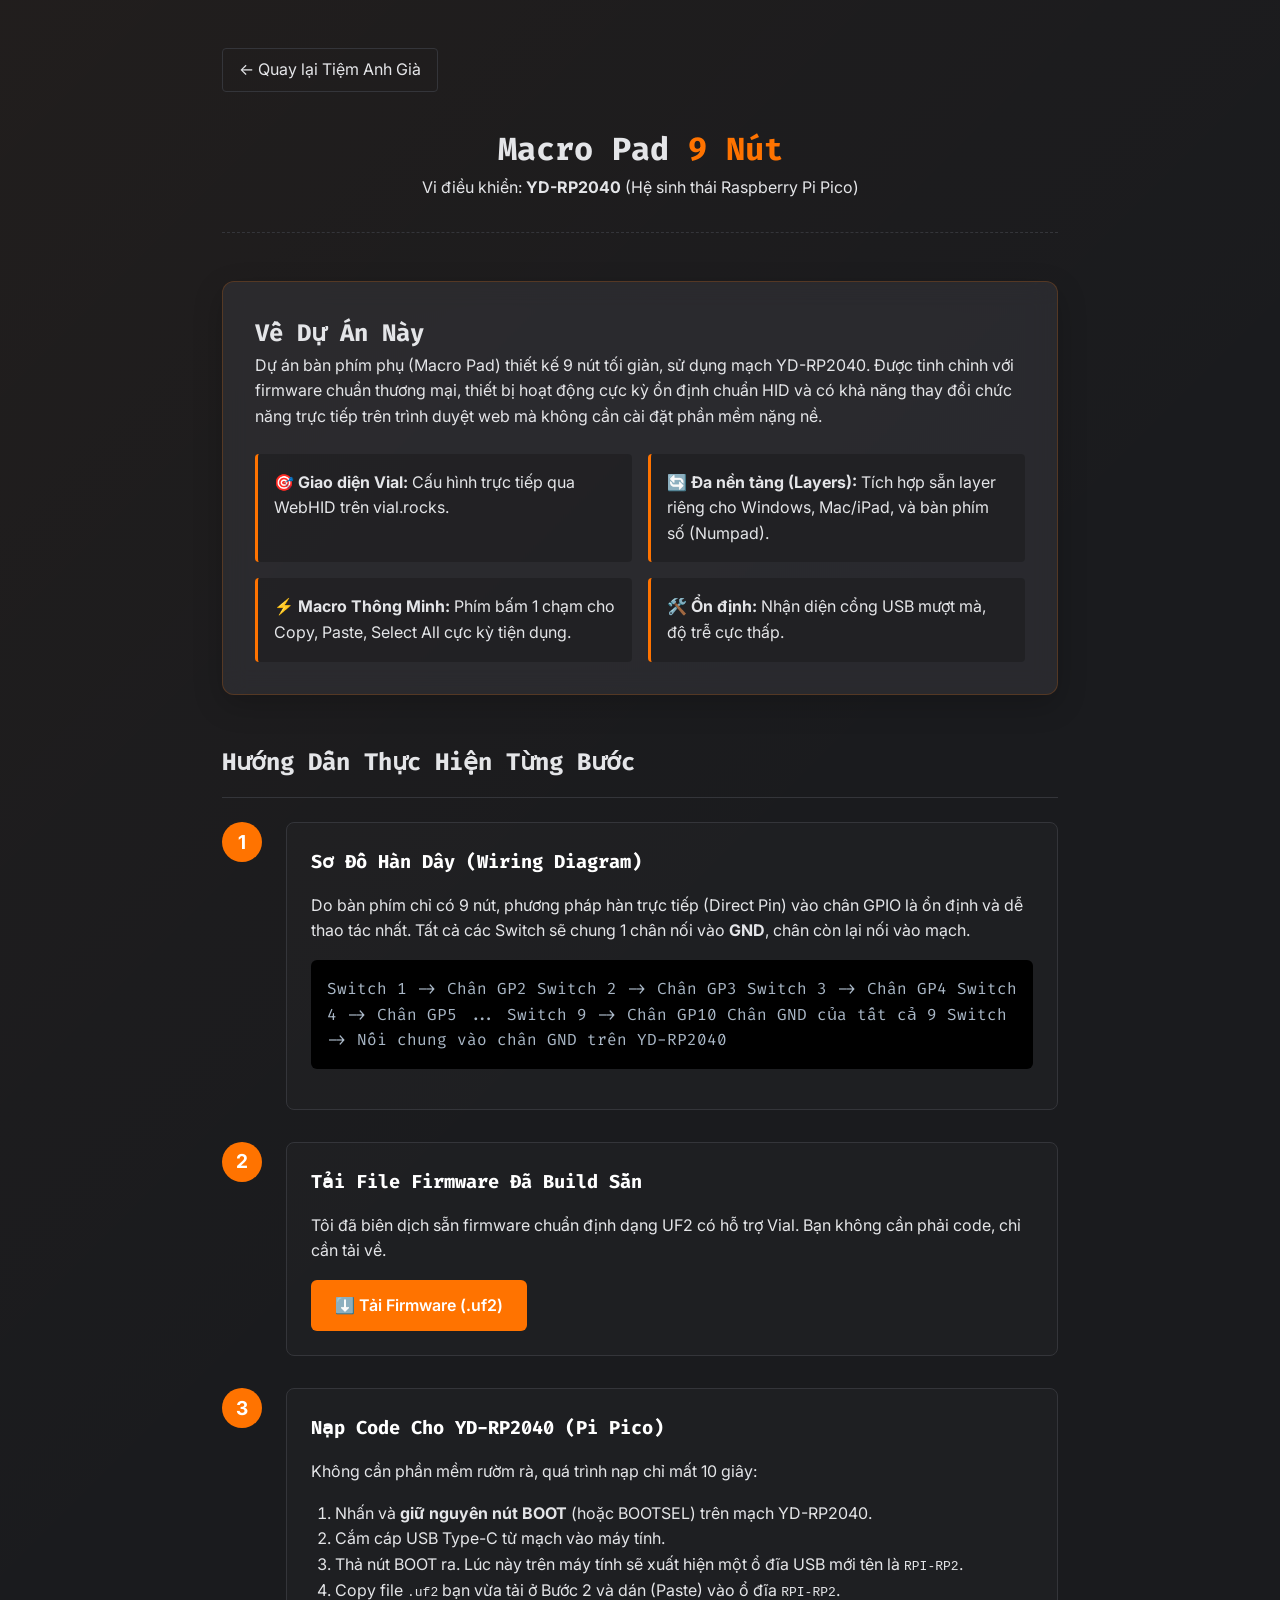
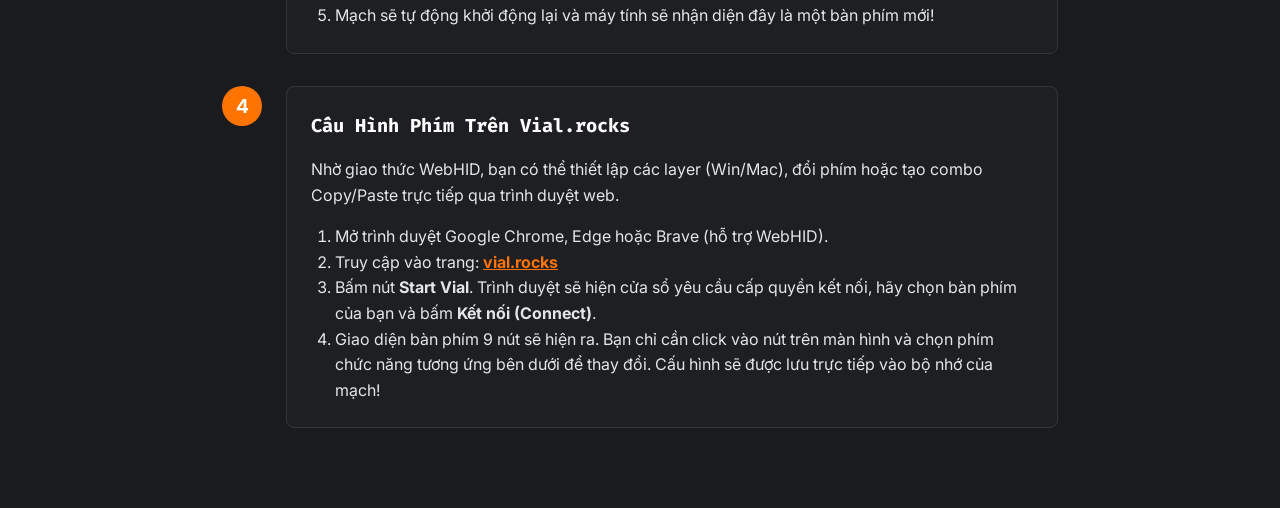
<file: macropad.html>
<!DOCTYPE html>
<html lang="vi">
<head>
    <meta charset="UTF-8">
    <meta name="viewport" content="width=device-width, initial-scale=1.0">
    <title>Tiệm Anh Già | Bàn phím Custom 9 Nút YD-RP2040</title>
    <link href="https://fonts.googleapis.com/css2?family=Fira+Code:wght@400;600&family=Inter:wght@300;400;600;700&display=swap" rel="stylesheet">
    <style>
        :root {
            --bg-color: #1a1b1e; /* Màu Xám tối */
            --text-main: #e4e5e8;
            --brand-orange: #ff7300; /* Màu Cam thương hiệu */
            --brand-grey: #34353a;
            --glass-bg: rgba(52, 53, 58, 0.6);
            --glass-border: rgba(255, 115, 0, 0.2);
        }

        * { margin: 0; padding: 0; box-sizing: border-box; }

        body {
            background-color: var(--bg-color);
            color: var(--text-main);
            font-family: 'Inter', sans-serif;
            line-height: 1.6;
            background-image: linear-gradient(135deg, rgba(255, 115, 0, 0.03) 0%, transparent 50%);
        }

        h1, h2, h3, .terminal { font-family: 'Fira Code', monospace; }
        .text-orange { color: var(--brand-orange); }

        .container {
            max-width: 900px;
            margin: 0 auto;
            padding: 3rem 2rem;
        }

        header {
            text-align: center;
            margin-bottom: 3rem;
            border-bottom: 1px dashed var(--brand-grey);
            padding-bottom: 2rem;
        }

        .glass-card {
            background: var(--glass-bg);
            backdrop-filter: blur(12px);
            border: 1px solid var(--glass-border);
            border-radius: 12px;
            padding: 2rem;
            margin-bottom: 2rem;
            box-shadow: 0 10px 30px rgba(0,0,0,0.2);
        }

        .features-list {
            list-style: none;
            display: grid;
            grid-template-columns: repeat(auto-fit, minmax(250px, 1fr));
            gap: 1rem;
            margin-top: 1.5rem;
        }

        .features-list li {
            background: rgba(0,0,0,0.2);
            padding: 1rem;
            border-left: 3px solid var(--brand-orange);
            border-radius: 4px;
        }

        /* Timeline cho các bước thực hiện */
        .step {
            display: flex;
            margin-bottom: 2rem;
            position: relative;
        }

        .step-number {
            background: var(--brand-orange);
            color: #fff;
            width: 40px;
            height: 40px;
            border-radius: 50%;
            display: flex;
            align-items: center;
            justify-content: center;
            font-weight: bold;
            font-size: 1.2rem;
            flex-shrink: 0;
            margin-right: 1.5rem;
            z-index: 2;
        }

        .step-content {
            background: rgba(255, 255, 255, 0.02);
            border: 1px solid var(--brand-grey);
            padding: 1.5rem;
            border-radius: 8px;
            flex-grow: 1;
        }

        .step-content h3 { margin-bottom: 1rem; color: #fff; }

        .code-block {
            background: #000;
            padding: 1rem;
            border-radius: 6px;
            font-family: 'Fira Code', monospace;
            color: #a9b7c6;
            margin: 1rem 0;
            overflow-x: auto;
        }

        .btn-download {
            display: inline-block;
            background: var(--brand-orange);
            color: #fff;
            text-decoration: none;
            padding: 0.8rem 1.5rem;
            border-radius: 6px;
            font-weight: 600;
            margin-top: 1rem;
            transition: all 0.3s;
        }

        .btn-download:hover {
            background: #e66a00;
            transform: translateY(-2px);
        }

        .back-link {
            display: inline-block;
            margin-bottom: 2rem;
            color: var(--text-main);
            text-decoration: none;
            border: 1px solid var(--brand-grey);
            padding: 0.5rem 1rem;
            border-radius: 4px;
        }
        .back-link:hover { border-color: var(--brand-orange); color: var(--brand-orange); }
    </style>
</head>
<body>

    <div class="container">
        <a href="index.html#embedded" class="back-link">← Quay lại Tiệm Anh Già</a>
        
        <header>
            <h1>Macro Pad <span class="text-orange">9 Nút</span></h1>
            <p>Vi điều khiển: <strong>YD-RP2040</strong> (Hệ sinh thái Raspberry Pi Pico)</p>
        </header>

        <div class="glass-card">
            <h2>Về Dự Án Này</h2>
            <p>Dự án bàn phím phụ (Macro Pad) thiết kế 9 nút tối giản, sử dụng mạch YD-RP2040. Được tinh chỉnh với firmware chuẩn thương mại, thiết bị hoạt động cực kỳ ổn định chuẩn HID và có khả năng thay đổi chức năng trực tiếp trên trình duyệt web mà không cần cài đặt phần mềm nặng nề.</p>
            
            <ul class="features-list">
                <li>🎯 <strong>Giao diện Vial:</strong> Cấu hình trực tiếp qua WebHID trên vial.rocks.</li>
                <li>🔄 <strong>Đa nền tảng (Layers):</strong> Tích hợp sẵn layer riêng cho Windows, Mac/iPad, và bàn phím số (Numpad).</li>
                <li>⚡ <strong>Macro Thông Minh:</strong> Phím bấm 1 chạm cho Copy, Paste, Select All cực kỳ tiện dụng.</li>
                <li>🛠️ <strong>Ổn định:</strong> Nhận diện cổng USB mượt mà, độ trễ cực thấp.</li>
            </ul>
        </div>

        <h2 style="margin: 3rem 0 1.5rem; border-bottom: 1px solid var(--brand-grey); padding-bottom: 1rem;">Hướng Dẫn Thực Hiện Từng Bước</h2>

        <!-- Bước 1 -->
        <div class="step">
            <div class="step-number">1</div>
            <div class="step-content">
                <h3>Sơ Đồ Hàn Dây (Wiring Diagram)</h3>
                <p>Do bàn phím chỉ có 9 nút, phương pháp hàn trực tiếp (Direct Pin) vào chân GPIO là ổn định và dễ thao tác nhất. Tất cả các Switch sẽ chung 1 chân nối vào <strong>GND</strong>, chân còn lại nối vào mạch.</p>
                <div class="code-block">
Switch 1  -> Chân GP2
Switch 2  -> Chân GP3
Switch 3  -> Chân GP4
Switch 4  -> Chân GP5
...
Switch 9  -> Chân GP10
Chân GND của tất cả 9 Switch -> Nối chung vào chân GND trên YD-RP2040
                </div>
            </div>
        </div>

        <!-- Bước 2 -->
        <div class="step">
            <div class="step-number">2</div>
            <div class="step-content">
                <h3>Tải File Firmware Đã Build Sẵn</h3>
                <p>Tôi đã biên dịch sẵn firmware chuẩn định dạng UF2 có hỗ trợ Vial. Bạn không cần phải code, chỉ cần tải về.</p>
                <a href="link-toi-file-firmware-cua-ban.uf2" class="btn-download">⬇️ Tải Firmware (.uf2)</a>
            </div>
        </div>

        <!-- Bước 3 -->
        <div class="step">
            <div class="step-number">3</div>
            <div class="step-content">
                <h3>Nạp Code Cho YD-RP2040 (Pi Pico)</h3>
                <p>Không cần phần mềm rườm rà, quá trình nạp chỉ mất 10 giây:</p>
                <ol style="margin-left: 1.5rem; margin-top: 1rem;">
                    <li>Nhấn và <strong>giữ nguyên nút BOOT</strong> (hoặc BOOTSEL) trên mạch YD-RP2040.</li>
                    <li>Cắm cáp USB Type-C từ mạch vào máy tính.</li>
                    <li>Thả nút BOOT ra. Lúc này trên máy tính sẽ xuất hiện một ổ đĩa USB mới tên là <code>RPI-RP2</code>.</li>
                    <li>Copy file <code>.uf2</code> bạn vừa tải ở Bước 2 và dán (Paste) vào ổ đĩa <code>RPI-RP2</code>.</li>
                    <li>Mạch sẽ tự động khởi động lại và máy tính sẽ nhận diện đây là một bàn phím mới!</li>
                </ol>
            </div>
        </div>

        <!-- Bước 4 -->
        <div class="step">
            <div class="step-number">4</div>
            <div class="step-content">
                <h3>Cấu Hình Phím Trên Vial.rocks</h3>
                <p>Nhờ giao thức WebHID, bạn có thể thiết lập các layer (Win/Mac), đổi phím hoặc tạo combo Copy/Paste trực tiếp qua trình duyệt web.</p>
                <ol style="margin-left: 1.5rem; margin-top: 1rem;">
                    <li>Mở trình duyệt Google Chrome, Edge hoặc Brave (hỗ trợ WebHID).</li>
                    <li>Truy cập vào trang: <a href="https://vial.rocks" target="_blank" class="text-orange"><strong>vial.rocks</strong></a></li>
                    <li>Bấm nút <strong>Start Vial</strong>. Trình duyệt sẽ hiện cửa sổ yêu cầu cấp quyền kết nối, hãy chọn bàn phím của bạn và bấm <strong>Kết nối (Connect)</strong>.</li>
                    <li>Giao diện bàn phím 9 nút sẽ hiện ra. Bạn chỉ cần click vào nút trên màn hình và chọn phím chức năng tương ứng bên dưới để thay đổi. Cấu hình sẽ được lưu trực tiếp vào bộ nhớ của mạch!</li>
                </ol>
            </div>
        </div>
        
    </div>

</body>
</html>
</file>
